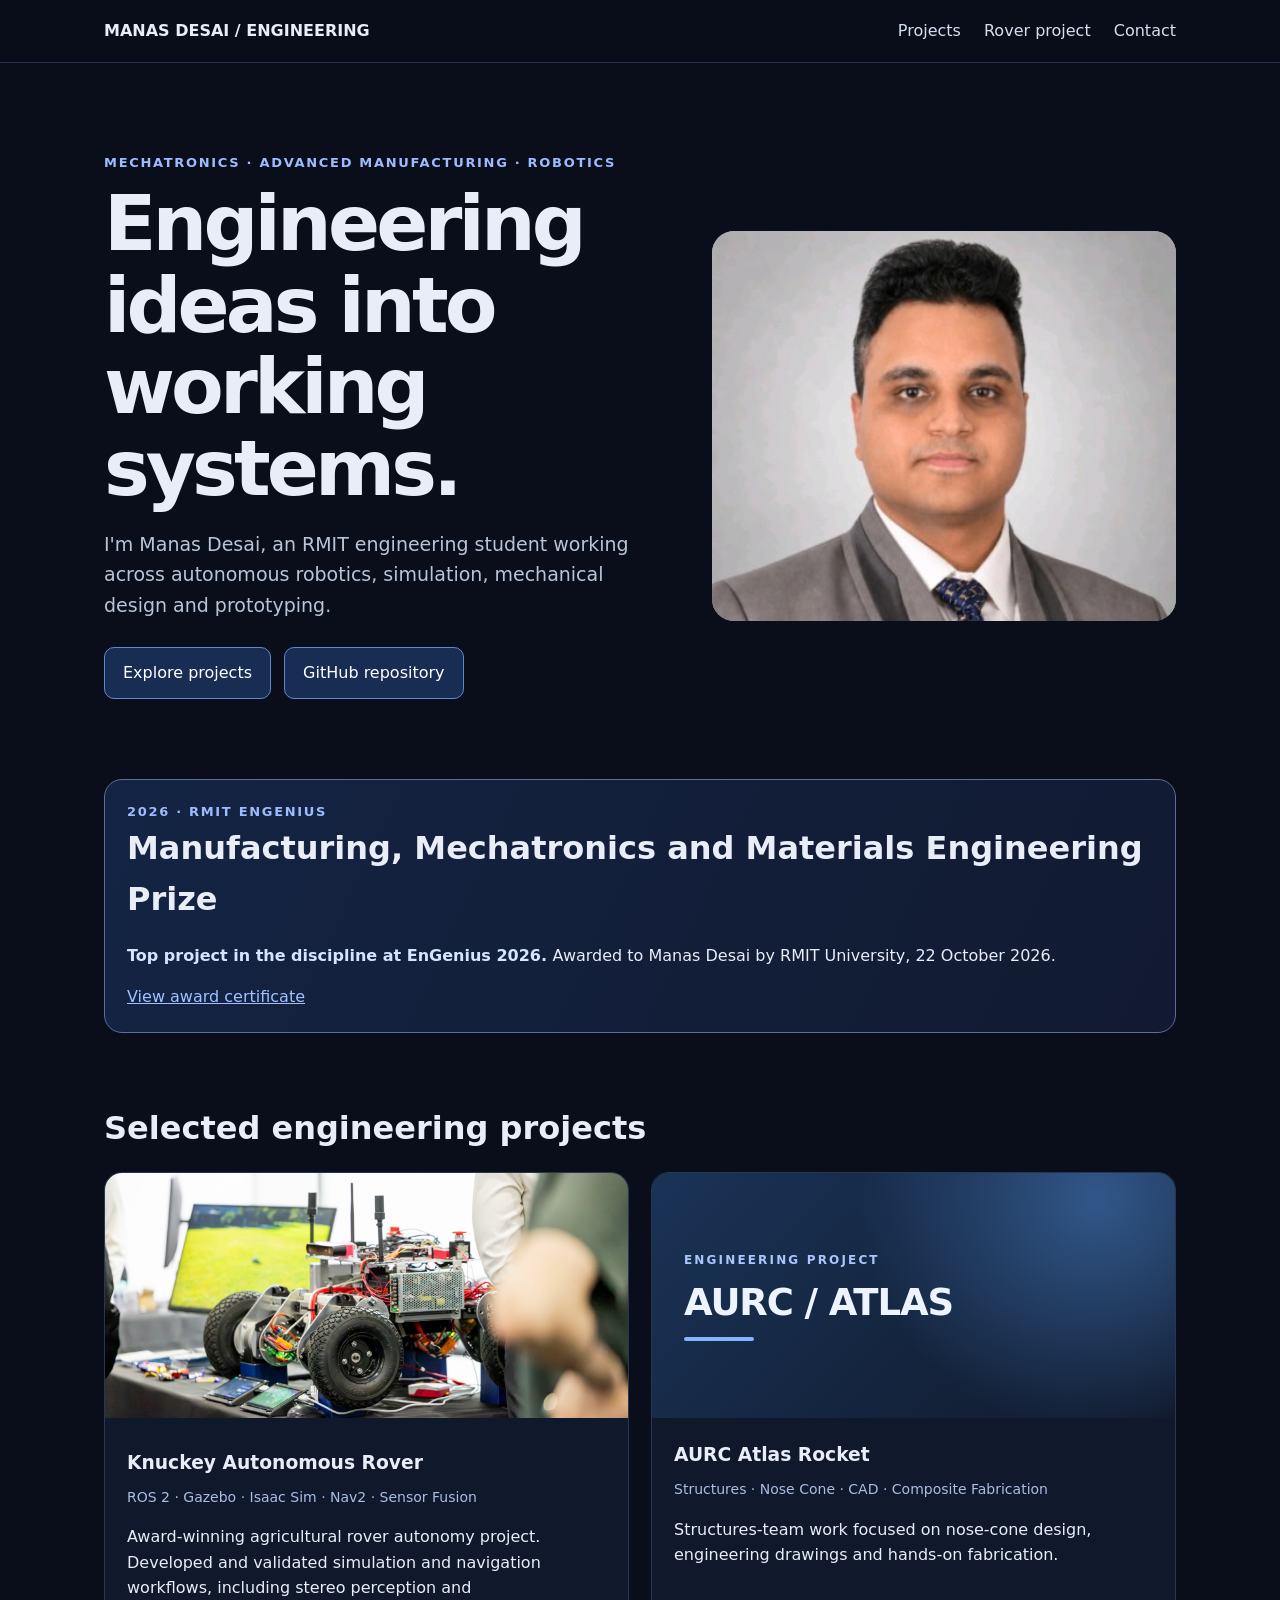
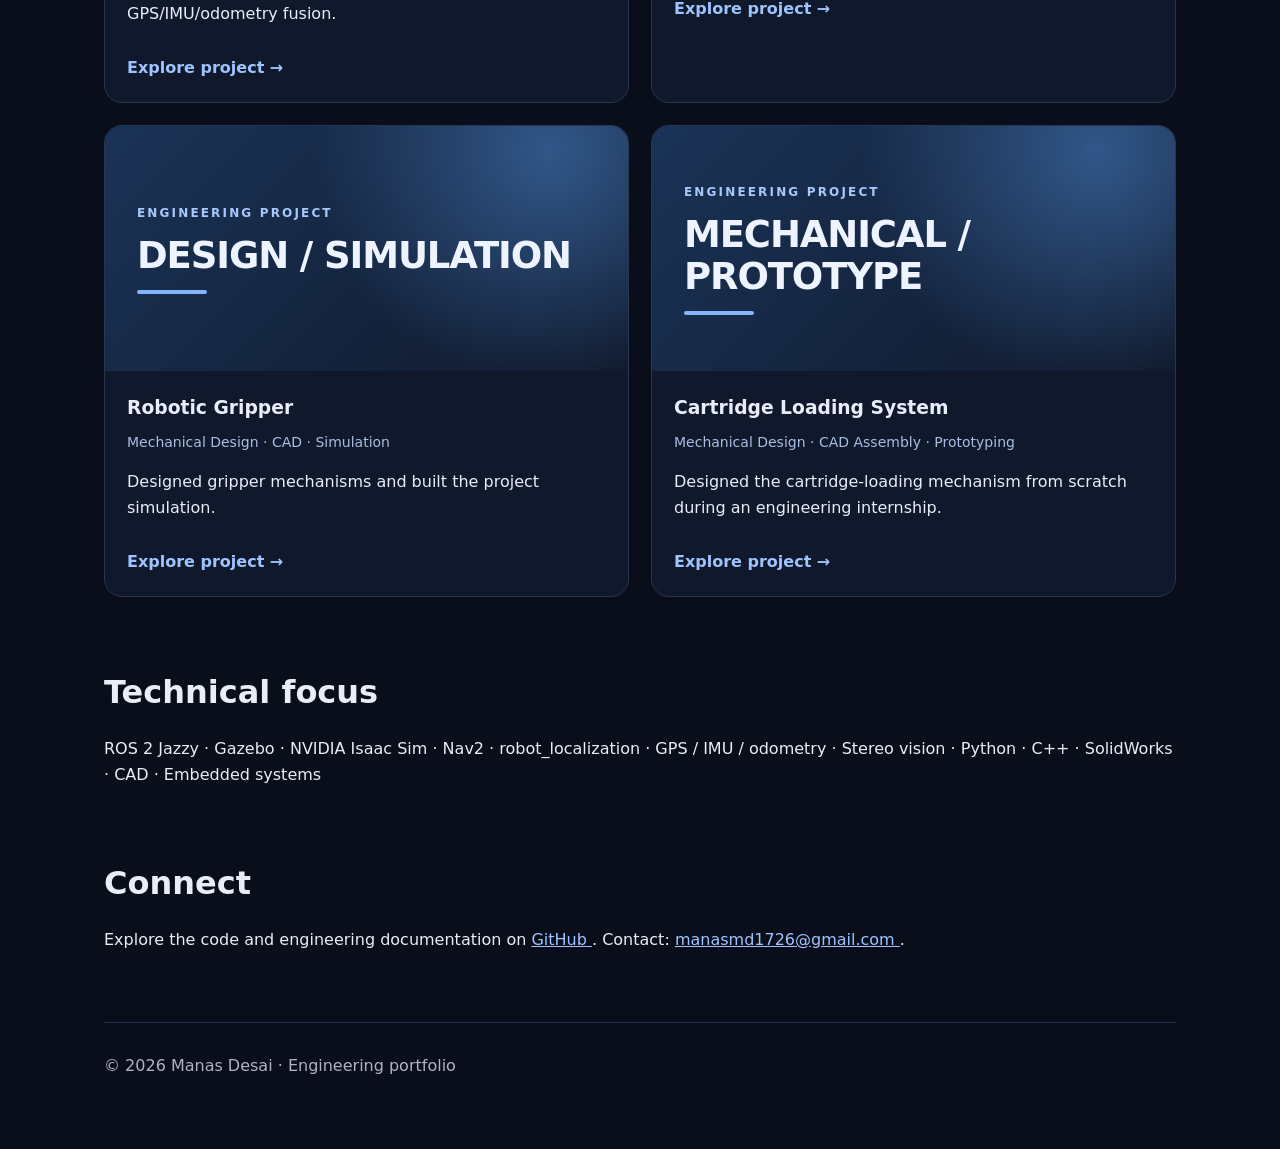
<file: index.html>
<!DOCTYPE html>
<html lang="en">
 <head>
  <meta charset="utf-8"/>
  <meta content="width=device-width,initial-scale=1" name="viewport"/>
  <meta content="Manas Desai — Mechatronics and Advanced Manufacturing engineering portfolio" name="description"/>
  <title>
   Manas Desai | Engineering Portfolio
  </title>
  <link href="style.css" rel="stylesheet"/>
 </head>
 <body>
  <header>
   <nav class="nav">
    <strong>
     MANAS DESAI / ENGINEERING
    </strong>
    <div>
     <a href="#projects">
      Projects
     </a>
     <a href="knuckey-rover.html">
      Rover project
     </a>
     <a href="#contact">
      Contact
     </a>
    </div>
   </nav>
  </header>
  <main>
   <div class="hero">
    <div>
     <div class="eyebrow">
      Mechatronics · Advanced Manufacturing · Robotics
     </div>
     <h1>
      Engineering ideas into working systems.
     </h1>
     <p class="lead">
      I'm Manas Desai, an RMIT engineering student working across autonomous robotics, simulation, mechanical design and prototyping.
     </p>
     <a class="btn" href="#projects">
      Explore projects
     </a>
     <a class="btn" href="https://github.com/anakin-skywalker-1708/Engineering-Portfolio">
      GitHub repository
     </a>
    </div>
    <img alt="Portrait of Manas Desai" src="assets/profile-manas.jpg"/>
   </div>
   <aside class="award">
    <div class="eyebrow">
     2026 · RMIT EnGenius
    </div>
    <h2>
     Manufacturing, Mechatronics and Materials Engineering Prize
    </h2>
    <p>
     <strong>
      Top project in the discipline at EnGenius 2026.
     </strong>
     Awarded to Manas Desai by RMIT University, 22 October 2026.
    </p>
    <a href="assets/rover/photo-077.jpg">
     View award certificate
    </a>
   </aside>
   <section id="projects">
    <h2>
     Selected engineering projects
    </h2>
    <div class="grid">
     <a aria-label="View Knuckey Autonomous Rover project details" class="project-card-link" href="knuckey-rover.html">
      <article class="card">
       <img alt="Knuckey rover at EnGenius exhibition" loading="lazy" src="assets/rover/photo-085.jpg"/>
       <div class="content">
        <h3>
         Knuckey Autonomous Rover
        </h3>
        <div class="tag">
         ROS 2 · Gazebo · Isaac Sim · Nav2 · Sensor Fusion
        </div>
        <p>
         Award-winning agricultural rover autonomy project. Developed and validated simulation and navigation workflows, including stereo perception and GPS/IMU/odometry fusion.
        </p>
        <span class="card-cta">
         Explore project →
        </span>
       </div>
      </article>
     </a>
     <a aria-label="View AURC Atlas Rocket project details" class="project-card-link" href="atlas-rocket.html">
      <article class="card">
       <div aria-hidden="true" class="project-visual">
        <span class="project-visual-kicker">
         ENGINEERING PROJECT
        </span>
        <span class="project-visual-name">
         AURC / ATLAS
        </span>
        <span class="project-visual-line">
        </span>
       </div>
       <div class="content">
        <h3>
         AURC Atlas Rocket
        </h3>
        <div class="tag">
         Structures · Nose Cone · CAD · Composite Fabrication
        </div>
        <p>
         Structures-team work focused on nose-cone design, engineering drawings and hands-on fabrication.
        </p>
        <span class="card-cta">
         Explore project →
        </span>
       </div>
      </article>
     </a>
     <a aria-label="View Robotic Gripper project details" class="project-card-link" href="robotic-gripper.html">
      <article class="card">
       <div aria-hidden="true" class="project-visual">
        <span class="project-visual-kicker">
         ENGINEERING PROJECT
        </span>
        <span class="project-visual-name">
         DESIGN / SIMULATION
        </span>
        <span class="project-visual-line">
        </span>
       </div>
       <div class="content">
        <h3>
         Robotic Gripper
        </h3>
        <div class="tag">
         Mechanical Design · CAD · Simulation
        </div>
        <p>
         Designed gripper mechanisms and built the project simulation.
        </p>
        <span class="card-cta">
         Explore project →
        </span>
       </div>
      </article>
     </a>
     <a aria-label="View Cartridge Loading System project details" class="project-card-link" href="cartridge-loading-system.html">
      <article class="card">
       <div aria-hidden="true" class="project-visual">
        <span class="project-visual-kicker">
         ENGINEERING PROJECT
        </span>
        <span class="project-visual-name">
         MECHANICAL / PROTOTYPE
        </span>
        <span class="project-visual-line">
        </span>
       </div>
       <div class="content">
        <h3>
         Cartridge Loading System
        </h3>
        <div class="tag">
         Mechanical Design · CAD Assembly · Prototyping
        </div>
        <p>
         Designed the cartridge-loading mechanism from scratch during an engineering internship.
        </p>
        <span class="card-cta">
         Explore project →
        </span>
       </div>
      </article>
     </a>
    </div>
   </section>
   <section>
    <h2>
     Technical focus
    </h2>
    <p>
     ROS 2 Jazzy · Gazebo · NVIDIA Isaac Sim · Nav2 · robot_localization · GPS / IMU / odometry · Stereo vision · Python · C++ · SolidWorks · CAD · Embedded systems
    </p>
   </section>
   <section id="contact">
    <h2>
     Connect
    </h2>
    <p>
     Explore the code and engineering documentation on
     <a href="https://github.com/anakin-skywalker-1708">
      GitHub
     </a>
     . Contact:
     <a href="mailto:manasmd1726@gmail.com">
      manasmd1726@gmail.com
     </a>
     .
    </p>
   </section>
   <footer>
    © 2026 Manas Desai · Engineering portfolio
   </footer>
  </main>
 </body>
</html>
</file>
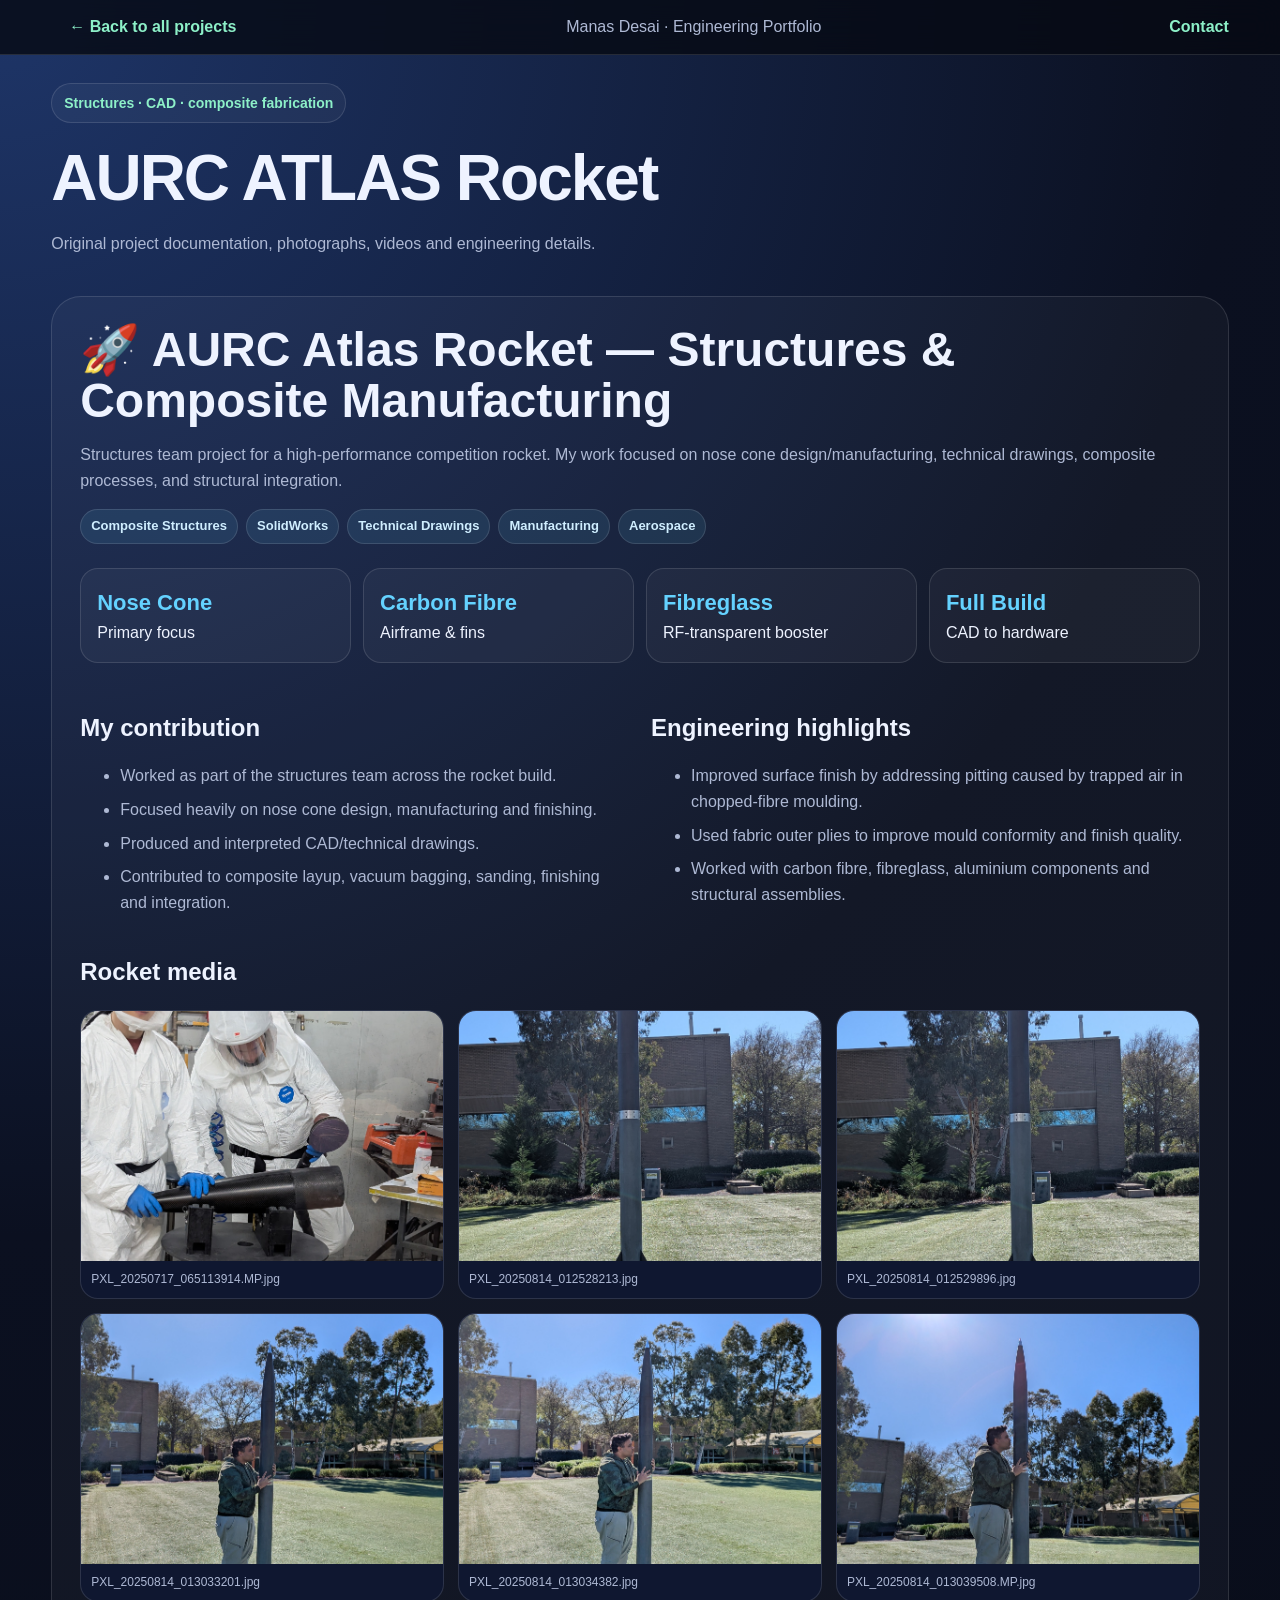
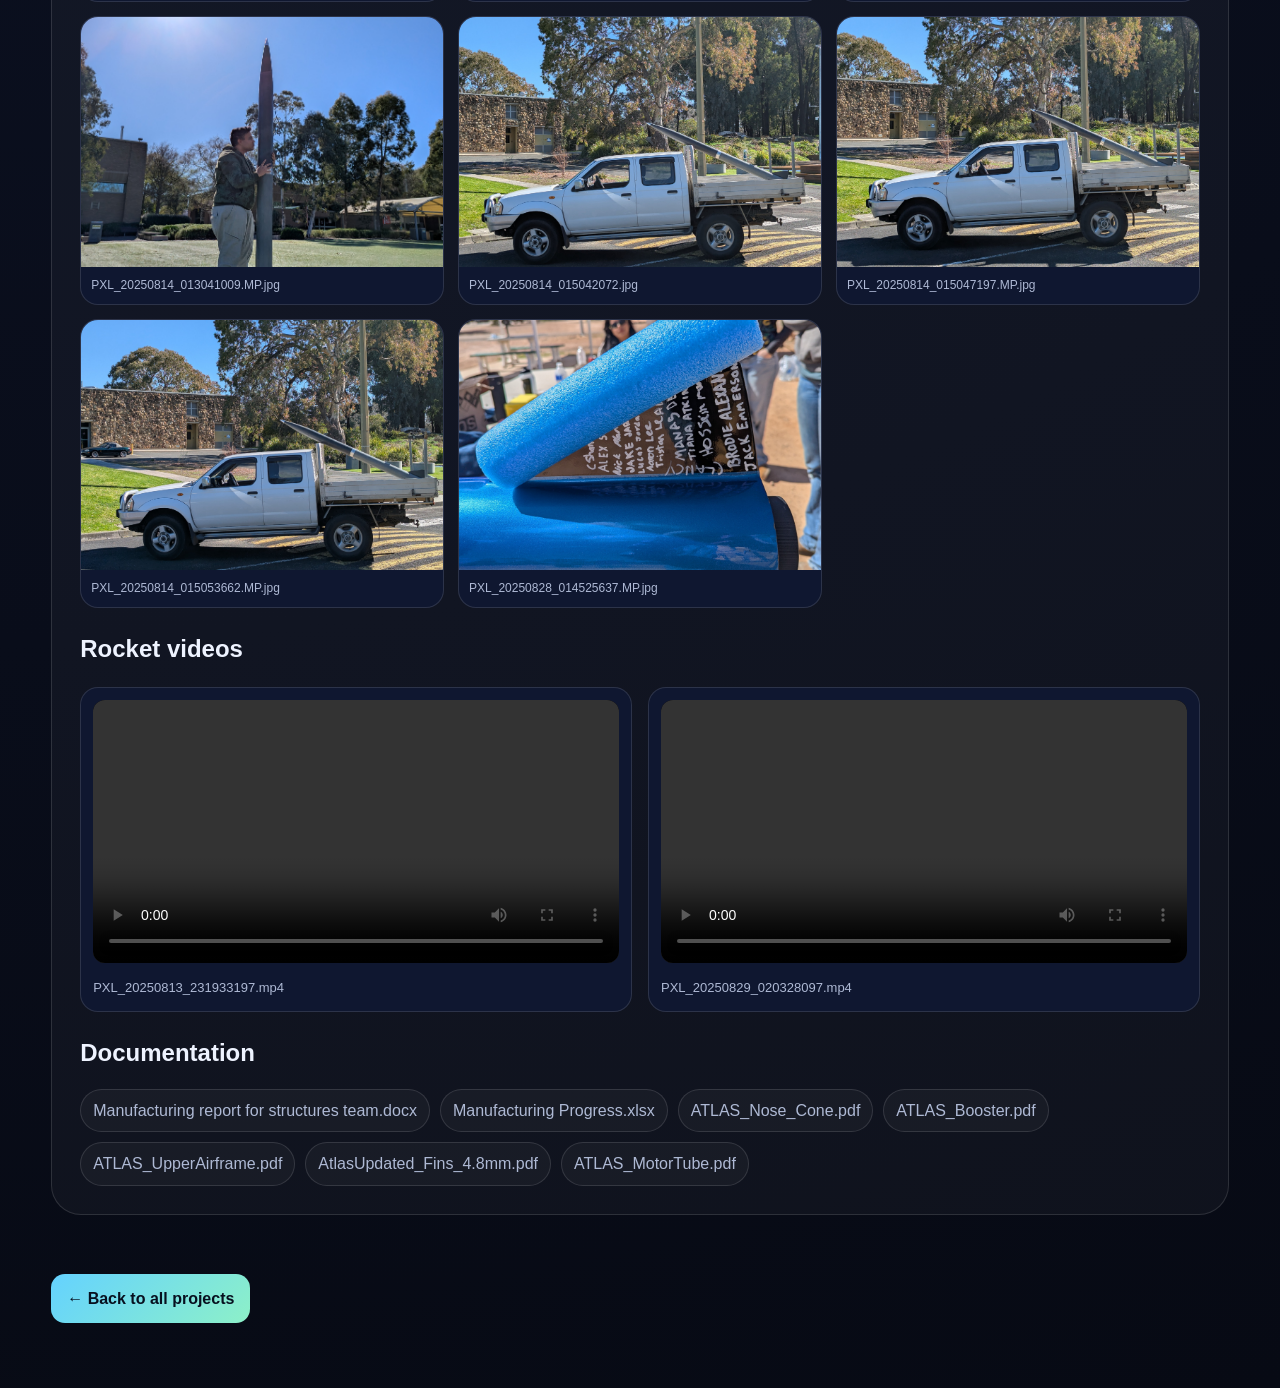
<file: atlas-rocket.html>
<!doctype html><html lang="en"><head><meta charset="utf-8"><meta name="viewport" content="width=device-width,initial-scale=1"><title>AURC ATLAS Rocket | Manas Desai</title><style>
:root { --bg:#0b1020; --panel:#121a33; --card:#17213f; --text:#eef3ff; --muted:#aeb9d4; --accent:#64d2ff; --accent2:#8df0c8; --line:rgba(255,255,255,.12); }
*{box-sizing:border-box} html{scroll-behavior:smooth} body{margin:0;font-family:Inter,Segoe UI,Arial,sans-serif;background:radial-gradient(circle at top left,#1e3568 0,#0b1020 38%,#070a14 100%);color:var(--text);line-height:1.6} a{color:inherit} .wrap{width:min(1180px,92vw);margin:auto} nav{position:sticky;top:0;z-index:10;background:rgba(7,10,20,.82);backdrop-filter:blur(14px);border-bottom:1px solid var(--line)} nav .wrap{display:flex;justify-content:space-between;gap:16px;align-items:center;padding:14px 0} nav a{text-decoration:none;color:var(--muted);font-weight:600;margin-left:18px} nav a:hover{color:var(--accent)} .brand{color:var(--text);font-weight:800;letter-spacing:.3px} header{padding:88px 0 58px} .hero{display:grid;grid-template-columns:1.15fr .85fr;gap:34px;align-items:center} .badge{display:inline-flex;gap:8px;align-items:center;border:1px solid var(--line);border-radius:999px;padding:8px 12px;color:var(--accent2);background:rgba(255,255,255,.04);font-weight:700;font-size:14px} h1{font-size:clamp(40px,7vw,82px);line-height:.95;margin:22px 0 18px;letter-spacing:-2px} h2{font-size:clamp(30px,4vw,48px);line-height:1.05;margin:0 0 16px} h3{font-size:24px;margin:22px 0 8px} p{color:var(--muted)} .lead{font-size:20px;max-width:720px} .cta{display:flex;gap:12px;flex-wrap:wrap;margin-top:26px} .btn{display:inline-block;padding:12px 16px;border-radius:14px;text-decoration:none;background:linear-gradient(135deg,var(--accent),var(--accent2));color:#07101f;font-weight:900} .btn.secondary{background:transparent;color:var(--text);border:1px solid var(--line)} .hero-card{background:linear-gradient(180deg,rgba(255,255,255,.08),rgba(255,255,255,.03));border:1px solid var(--line);border-radius:28px;padding:18px;box-shadow:0 24px 80px rgba(0,0,0,.35)} .hero-card img{width:100%;border-radius:22px;display:block;aspect-ratio:3/4;object-fit:cover} section{padding:54px 0;border-top:1px solid var(--line)} .project{background:rgba(255,255,255,.035);border:1px solid var(--line);border-radius:30px;padding:28px;margin-bottom:34px} .kpis{display:grid;grid-template-columns:repeat(4,1fr);gap:12px;margin:24px 0} .kpi{padding:16px;border:1px solid var(--line);border-radius:18px;background:rgba(255,255,255,.04)} .kpi b{display:block;color:var(--accent);font-size:22px} .cols{display:grid;grid-template-columns:1fr 1fr;gap:22px} ul{color:var(--muted)} li{margin:8px 0} .tags{display:flex;gap:8px;flex-wrap:wrap;margin:16px 0} .tag{border:1px solid var(--line);background:rgba(100,210,255,.1);color:#cfeeff;padding:6px 10px;border-radius:999px;font-size:13px;font-weight:700} .gallery{display:grid;grid-template-columns:repeat(3,1fr);gap:14px;margin-top:18px} figure{margin:0;background:#0f1730;border:1px solid var(--line);border-radius:18px;overflow:hidden} figure img{width:100%;height:250px;object-fit:cover;display:block} figcaption{font-size:12px;color:var(--muted);padding:9px 10px;white-space:nowrap;overflow:hidden;text-overflow:ellipsis} .videos{display:grid;grid-template-columns:repeat(2,1fr);gap:16px;margin-top:18px} .video-card{background:#0f1730;border:1px solid var(--line);border-radius:18px;padding:12px} video{width:100%;border-radius:12px;background:#000} .video-card p{font-size:13px;margin:8px 0 0} .docs{display:flex;flex-wrap:wrap;gap:10px;margin-top:16px} .doc-link{text-decoration:none;border:1px solid var(--line);border-radius:999px;padding:8px 12px;color:var(--muted);background:rgba(255,255,255,.035)} .doc-link:hover{color:var(--text);border-color:var(--accent)} .skills{display:grid;grid-template-columns:repeat(4,1fr);gap:14px} .skill-card{background:var(--card);border:1px solid var(--line);border-radius:20px;padding:18px} footer{padding:46px 0;color:var(--muted);text-align:center;border-top:1px solid var(--line)} @media(max-width:850px){.hero,.cols,.skills{grid-template-columns:1fr}.kpis{grid-template-columns:repeat(2,1fr)}.gallery,.videos{grid-template-columns:1fr}nav .links{display:none}figure img{height:220px}}

.backbar{display:flex;gap:16px;flex-wrap:wrap;align-items:center;padding:22px 0}.backbar a{color:#8df0c8;font-weight:700;text-decoration:none}.backbar a:hover{text-decoration:underline}.project{margin-top:14px}header{padding:28px 0 10px}header h1{font-size:clamp(36px,5vw,64px);line-height:1.06}@media(max-width:700px){.gallery{grid-template-columns:1fr 1fr}}
</style></head><body>
<nav><div class="wrap backbar"><a href="index.html">← Back to all projects</a><span style="color:#aeb9d4">Manas Desai · Engineering Portfolio</span><a href="mailto:manasmd1726@gmail.com">Contact</a></div></nav>
<main class="wrap"><header><span class="badge">Structures · CAD · composite fabrication</span><h1>AURC ATLAS Rocket</h1><p>Original project documentation, photographs, videos and engineering details.</p></header>
<section class="project" id="rocket"><h2>🚀 AURC Atlas Rocket — Structures &amp; Composite Manufacturing</h2><p>Structures team project for a high-performance competition rocket. My work focused on nose cone design/manufacturing, technical drawings, composite processes, and structural integration.</p><div class="tags"><span class="tag">Composite Structures</span><span class="tag">SolidWorks</span><span class="tag">Technical Drawings</span><span class="tag">Manufacturing</span><span class="tag">Aerospace</span></div><div class="kpis"><div class="kpi"><b>Nose Cone</b>Primary focus</div><div class="kpi"><b>Carbon Fibre</b>Airframe &amp; fins</div><div class="kpi"><b>Fibreglass</b>RF-transparent booster</div><div class="kpi"><b>Full Build</b>CAD to hardware</div></div><div class="cols"><div><h3>My contribution</h3><ul><li>Worked as part of the structures team across the rocket build.</li><li>Focused heavily on nose cone design, manufacturing and finishing.</li><li>Produced and interpreted CAD/technical drawings.</li><li>Contributed to composite layup, vacuum bagging, sanding, finishing and integration.</li></ul></div><div><h3>Engineering highlights</h3><ul><li>Improved surface finish by addressing pitting caused by trapped air in chopped-fibre moulding.</li><li>Used fabric outer plies to improve mould conformity and finish quality.</li><li>Worked with carbon fibre, fibreglass, aluminium components and structural assemblies.</li></ul></div></div><h3>Rocket media</h3><div class="gallery"><figure><img alt="PXL_20250717_065113914.MP.jpg" src="assets/images/PXL_20250717_065113914.MP.jpg"/><figcaption>PXL_20250717_065113914.MP.jpg</figcaption></figure>
<figure><img alt="PXL_20250814_012528213.jpg" src="assets/images/PXL_20250814_012528213.jpg"/><figcaption>PXL_20250814_012528213.jpg</figcaption></figure>
<figure><img alt="PXL_20250814_012529896.jpg" src="assets/images/PXL_20250814_012529896.jpg"/><figcaption>PXL_20250814_012529896.jpg</figcaption></figure>
<figure><img alt="PXL_20250814_013033201.jpg" src="assets/images/PXL_20250814_013033201.jpg"/><figcaption>PXL_20250814_013033201.jpg</figcaption></figure>
<figure><img alt="PXL_20250814_013034382.jpg" src="assets/images/PXL_20250814_013034382.jpg"/><figcaption>PXL_20250814_013034382.jpg</figcaption></figure>
<figure><img alt="PXL_20250814_013039508.MP.jpg" src="assets/images/PXL_20250814_013039508.MP.jpg"/><figcaption>PXL_20250814_013039508.MP.jpg</figcaption></figure>
<figure><img alt="PXL_20250814_013041009.MP.jpg" src="assets/images/PXL_20250814_013041009.MP.jpg"/><figcaption>PXL_20250814_013041009.MP.jpg</figcaption></figure>
<figure><img alt="PXL_20250814_015042072.jpg" src="assets/images/PXL_20250814_015042072.jpg"/><figcaption>PXL_20250814_015042072.jpg</figcaption></figure>
<figure><img alt="PXL_20250814_015047197.MP.jpg" src="assets/images/PXL_20250814_015047197.MP.jpg"/><figcaption>PXL_20250814_015047197.MP.jpg</figcaption></figure>
<figure><img alt="PXL_20250814_015053662.MP.jpg" src="assets/images/PXL_20250814_015053662.MP.jpg"/><figcaption>PXL_20250814_015053662.MP.jpg</figcaption></figure>
<figure><img alt="PXL_20250828_014525637.MP.jpg" src="assets/images/PXL_20250828_014525637.MP.jpg"/><figcaption>PXL_20250828_014525637.MP.jpg</figcaption></figure>
</div><h3>Rocket videos</h3><div class="videos"><div class="video-card"><video controls="" playsinline="" preload="metadata" src="assets/videos/PXL_20250813_231933197_web.mp4"></video><p>PXL_20250813_231933197.mp4</p></div>
<div class="video-card"><video controls="" playsinline="" preload="metadata" src="assets/videos/PXL_20250829_020328097_web.mp4"></video><p>PXL_20250829_020328097.mp4</p></div>
</div><h3>Documentation</h3><div class="docs"><a class="doc-link" href="assets/docs/Manufacturing%20report%20for%20structures%20team.docx" target="_blank">Manufacturing report for structures team.docx</a>
<a class="doc-link" href="assets/docs/Manufacturing%20Progress.xlsx" target="_blank">Manufacturing Progress.xlsx</a>
<a class="doc-link" href="assets/docs/ATLAS_Nose_Cone.pdf" target="_blank">ATLAS_Nose_Cone.pdf</a>
<a class="doc-link" href="assets/docs/ATLAS_Booster.pdf" target="_blank">ATLAS_Booster.pdf</a>
<a class="doc-link" href="assets/docs/ATLAS_UpperAirframe.pdf" target="_blank">ATLAS_UpperAirframe.pdf</a>
<a class="doc-link" href="assets/docs/AtlasUpdated_Fins_4.8mm.pdf" target="_blank">AtlasUpdated_Fins_4.8mm.pdf</a>
<a class="doc-link" href="assets/docs/ATLAS_MotorTube.pdf" target="_blank">ATLAS_MotorTube.pdf</a>
</div></section>
<div class="cta" style="padding:25px 0 65px"><a class="btn" href="index.html#projects">← Back to all projects</a></div></main>
</body></html>
</file>
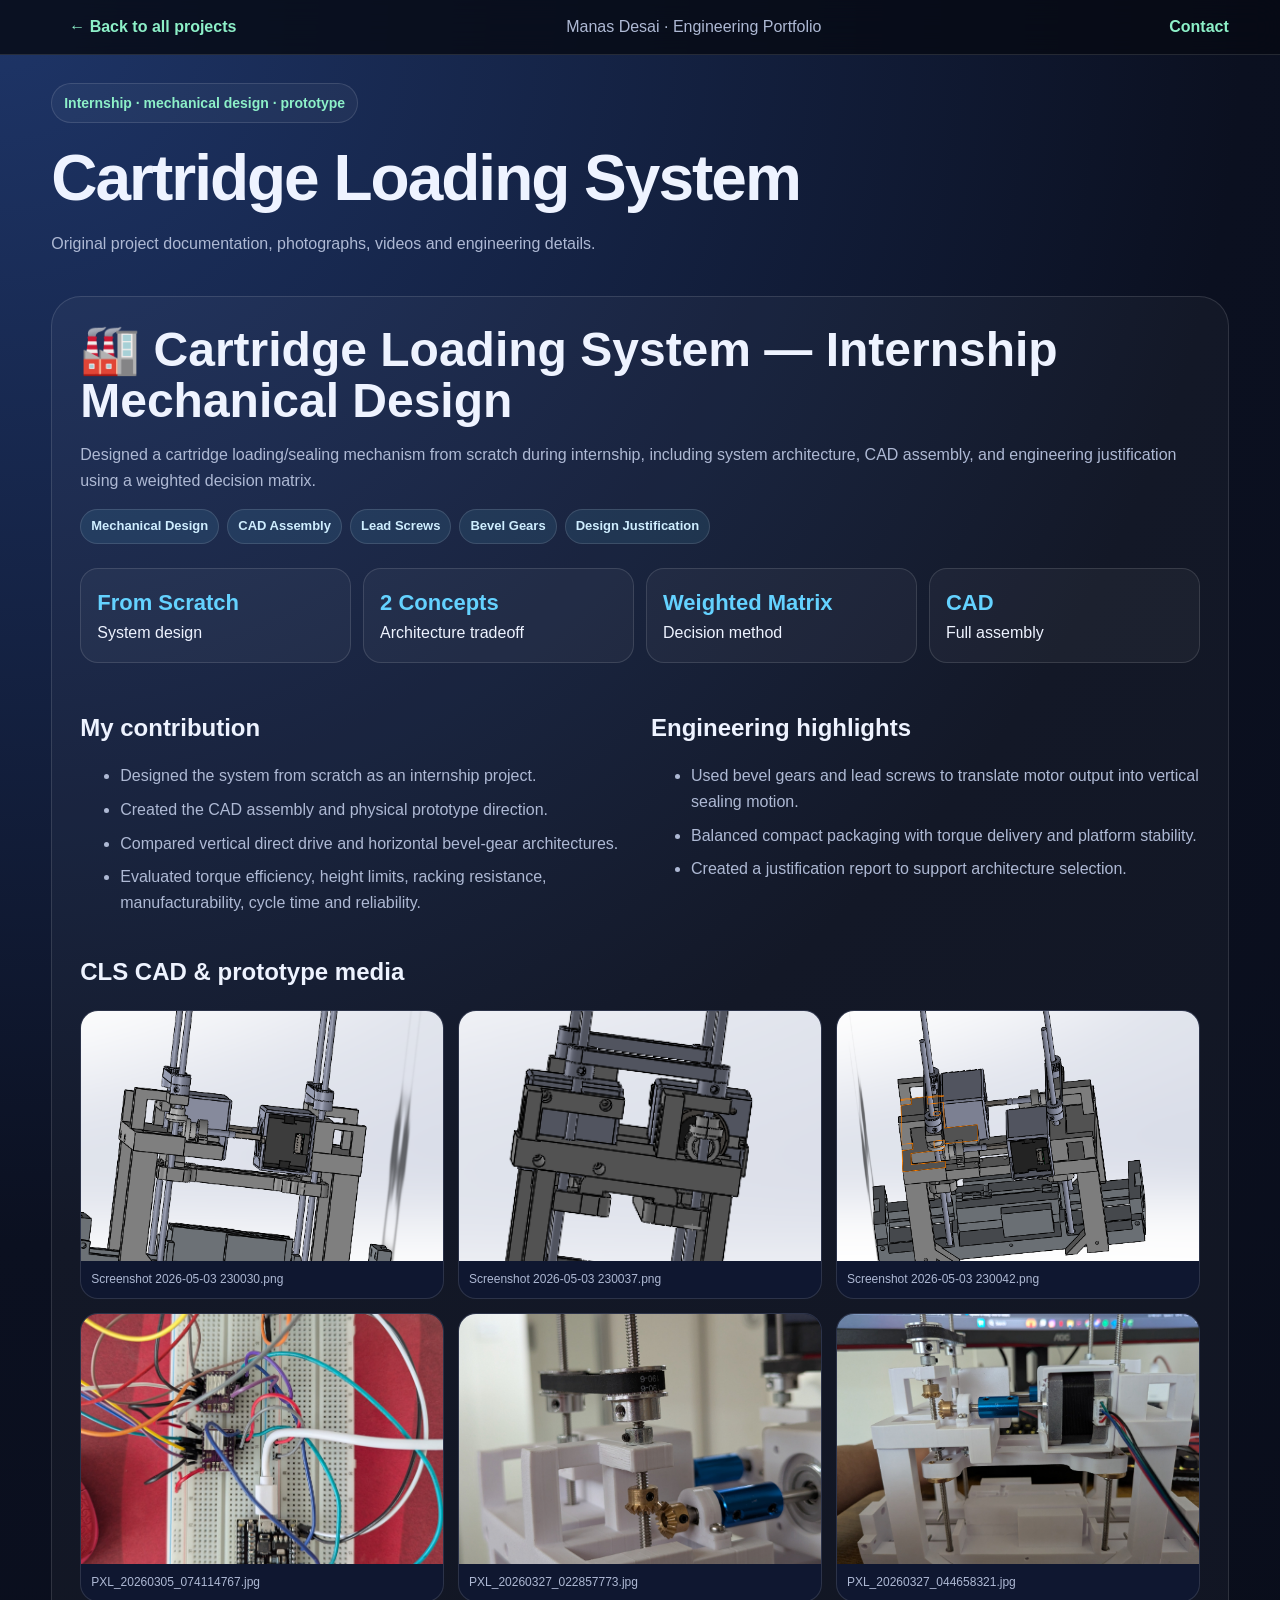
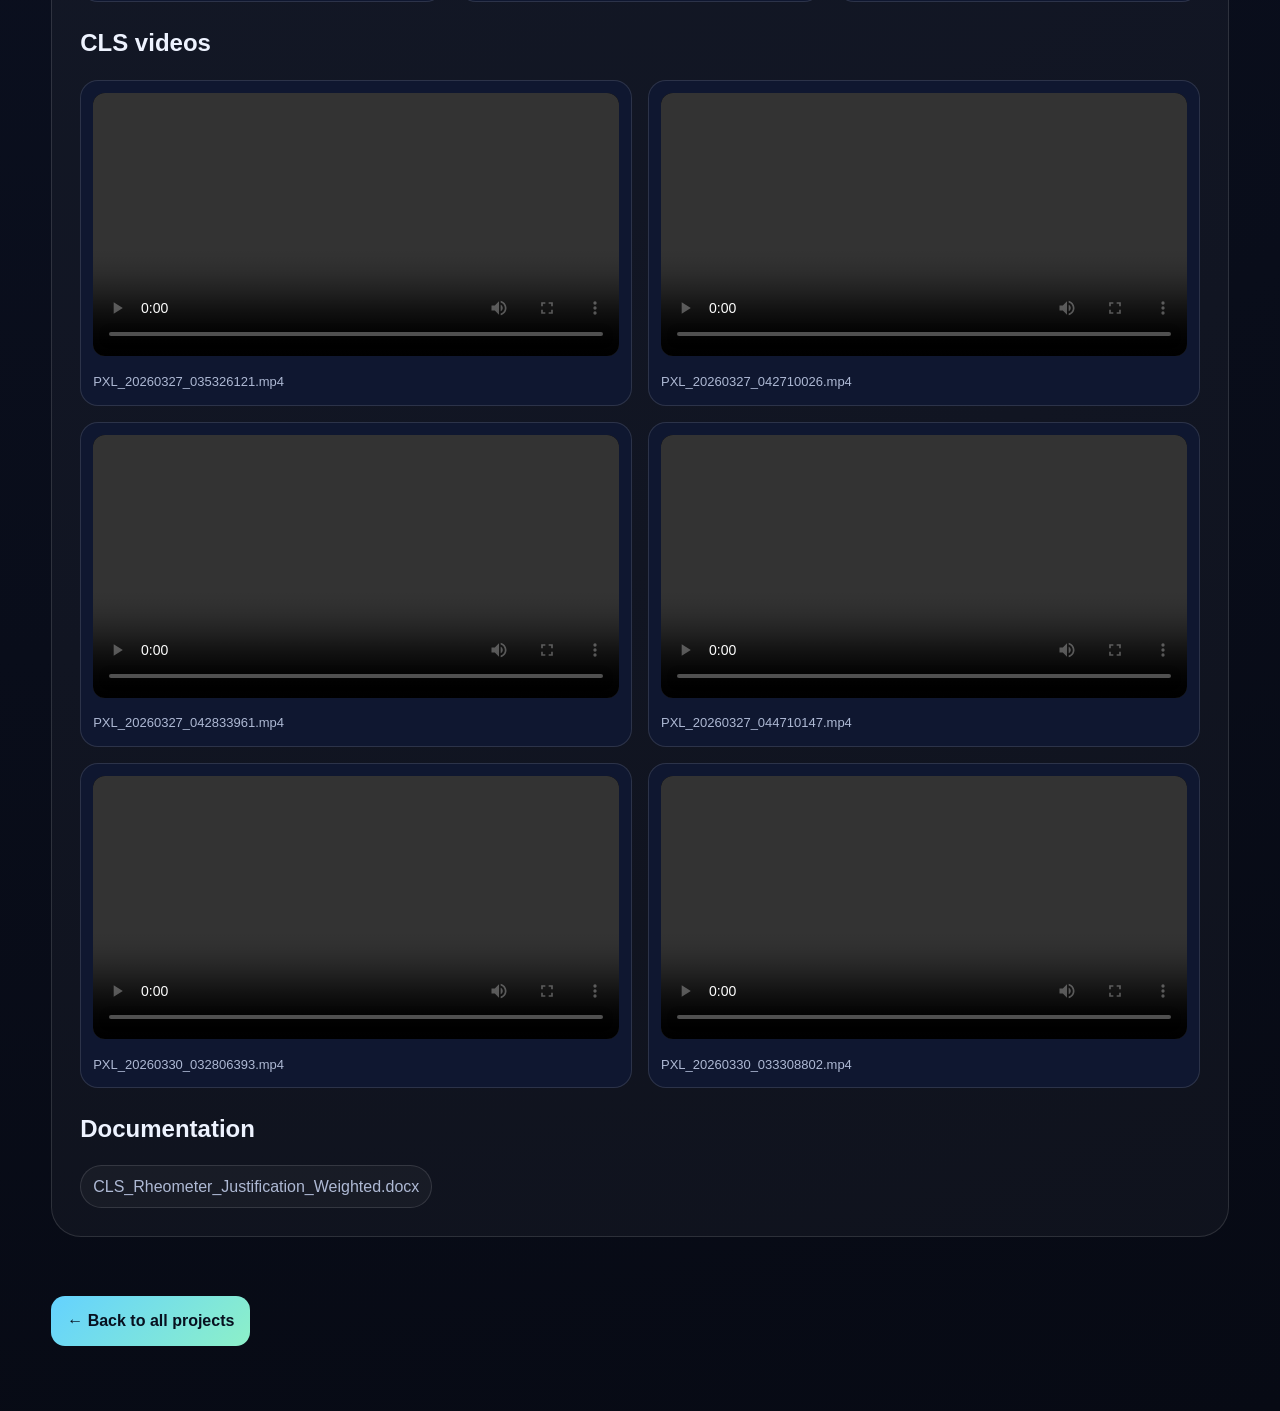
<file: cartridge-loading-system.html>
<!doctype html><html lang="en"><head><meta charset="utf-8"><meta name="viewport" content="width=device-width,initial-scale=1"><title>Cartridge Loading System | Manas Desai</title><style>
:root { --bg:#0b1020; --panel:#121a33; --card:#17213f; --text:#eef3ff; --muted:#aeb9d4; --accent:#64d2ff; --accent2:#8df0c8; --line:rgba(255,255,255,.12); }
*{box-sizing:border-box} html{scroll-behavior:smooth} body{margin:0;font-family:Inter,Segoe UI,Arial,sans-serif;background:radial-gradient(circle at top left,#1e3568 0,#0b1020 38%,#070a14 100%);color:var(--text);line-height:1.6} a{color:inherit} .wrap{width:min(1180px,92vw);margin:auto} nav{position:sticky;top:0;z-index:10;background:rgba(7,10,20,.82);backdrop-filter:blur(14px);border-bottom:1px solid var(--line)} nav .wrap{display:flex;justify-content:space-between;gap:16px;align-items:center;padding:14px 0} nav a{text-decoration:none;color:var(--muted);font-weight:600;margin-left:18px} nav a:hover{color:var(--accent)} .brand{color:var(--text);font-weight:800;letter-spacing:.3px} header{padding:88px 0 58px} .hero{display:grid;grid-template-columns:1.15fr .85fr;gap:34px;align-items:center} .badge{display:inline-flex;gap:8px;align-items:center;border:1px solid var(--line);border-radius:999px;padding:8px 12px;color:var(--accent2);background:rgba(255,255,255,.04);font-weight:700;font-size:14px} h1{font-size:clamp(40px,7vw,82px);line-height:.95;margin:22px 0 18px;letter-spacing:-2px} h2{font-size:clamp(30px,4vw,48px);line-height:1.05;margin:0 0 16px} h3{font-size:24px;margin:22px 0 8px} p{color:var(--muted)} .lead{font-size:20px;max-width:720px} .cta{display:flex;gap:12px;flex-wrap:wrap;margin-top:26px} .btn{display:inline-block;padding:12px 16px;border-radius:14px;text-decoration:none;background:linear-gradient(135deg,var(--accent),var(--accent2));color:#07101f;font-weight:900} .btn.secondary{background:transparent;color:var(--text);border:1px solid var(--line)} .hero-card{background:linear-gradient(180deg,rgba(255,255,255,.08),rgba(255,255,255,.03));border:1px solid var(--line);border-radius:28px;padding:18px;box-shadow:0 24px 80px rgba(0,0,0,.35)} .hero-card img{width:100%;border-radius:22px;display:block;aspect-ratio:3/4;object-fit:cover} section{padding:54px 0;border-top:1px solid var(--line)} .project{background:rgba(255,255,255,.035);border:1px solid var(--line);border-radius:30px;padding:28px;margin-bottom:34px} .kpis{display:grid;grid-template-columns:repeat(4,1fr);gap:12px;margin:24px 0} .kpi{padding:16px;border:1px solid var(--line);border-radius:18px;background:rgba(255,255,255,.04)} .kpi b{display:block;color:var(--accent);font-size:22px} .cols{display:grid;grid-template-columns:1fr 1fr;gap:22px} ul{color:var(--muted)} li{margin:8px 0} .tags{display:flex;gap:8px;flex-wrap:wrap;margin:16px 0} .tag{border:1px solid var(--line);background:rgba(100,210,255,.1);color:#cfeeff;padding:6px 10px;border-radius:999px;font-size:13px;font-weight:700} .gallery{display:grid;grid-template-columns:repeat(3,1fr);gap:14px;margin-top:18px} figure{margin:0;background:#0f1730;border:1px solid var(--line);border-radius:18px;overflow:hidden} figure img{width:100%;height:250px;object-fit:cover;display:block} figcaption{font-size:12px;color:var(--muted);padding:9px 10px;white-space:nowrap;overflow:hidden;text-overflow:ellipsis} .videos{display:grid;grid-template-columns:repeat(2,1fr);gap:16px;margin-top:18px} .video-card{background:#0f1730;border:1px solid var(--line);border-radius:18px;padding:12px} video{width:100%;border-radius:12px;background:#000} .video-card p{font-size:13px;margin:8px 0 0} .docs{display:flex;flex-wrap:wrap;gap:10px;margin-top:16px} .doc-link{text-decoration:none;border:1px solid var(--line);border-radius:999px;padding:8px 12px;color:var(--muted);background:rgba(255,255,255,.035)} .doc-link:hover{color:var(--text);border-color:var(--accent)} .skills{display:grid;grid-template-columns:repeat(4,1fr);gap:14px} .skill-card{background:var(--card);border:1px solid var(--line);border-radius:20px;padding:18px} footer{padding:46px 0;color:var(--muted);text-align:center;border-top:1px solid var(--line)} @media(max-width:850px){.hero,.cols,.skills{grid-template-columns:1fr}.kpis{grid-template-columns:repeat(2,1fr)}.gallery,.videos{grid-template-columns:1fr}nav .links{display:none}figure img{height:220px}}

.backbar{display:flex;gap:16px;flex-wrap:wrap;align-items:center;padding:22px 0}.backbar a{color:#8df0c8;font-weight:700;text-decoration:none}.backbar a:hover{text-decoration:underline}.project{margin-top:14px}header{padding:28px 0 10px}header h1{font-size:clamp(36px,5vw,64px);line-height:1.06}@media(max-width:700px){.gallery{grid-template-columns:1fr 1fr}}
</style></head><body>
<nav><div class="wrap backbar"><a href="index.html">← Back to all projects</a><span style="color:#aeb9d4">Manas Desai · Engineering Portfolio</span><a href="mailto:manasmd1726@gmail.com">Contact</a></div></nav>
<main class="wrap"><header><span class="badge">Internship · mechanical design · prototype</span><h1>Cartridge Loading System</h1><p>Original project documentation, photographs, videos and engineering details.</p></header>
<section class="project" id="cls"><h2>🏭 Cartridge Loading System — Internship Mechanical Design</h2><p>Designed a cartridge loading/sealing mechanism from scratch during internship, including system architecture, CAD assembly, and engineering justification using a weighted decision matrix.</p><div class="tags"><span class="tag">Mechanical Design</span><span class="tag">CAD Assembly</span><span class="tag">Lead Screws</span><span class="tag">Bevel Gears</span><span class="tag">Design Justification</span></div><div class="kpis"><div class="kpi"><b>From Scratch</b>System design</div><div class="kpi"><b>2 Concepts</b>Architecture tradeoff</div><div class="kpi"><b>Weighted Matrix</b>Decision method</div><div class="kpi"><b>CAD</b>Full assembly</div></div><div class="cols"><div><h3>My contribution</h3><ul><li>Designed the system from scratch as an internship project.</li><li>Created the CAD assembly and physical prototype direction.</li><li>Compared vertical direct drive and horizontal bevel-gear architectures.</li><li>Evaluated torque efficiency, height limits, racking resistance, manufacturability, cycle time and reliability.</li></ul></div><div><h3>Engineering highlights</h3><ul><li>Used bevel gears and lead screws to translate motor output into vertical sealing motion.</li><li>Balanced compact packaging with torque delivery and platform stability.</li><li>Created a justification report to support architecture selection.</li></ul></div></div><h3>CLS CAD &amp; prototype media</h3><div class="gallery"><figure><img alt="Screenshot 2026-05-03 230030.png" src="assets/images/Screenshot%202026-05-03%20230030.png"/><figcaption>Screenshot 2026-05-03 230030.png</figcaption></figure>
<figure><img alt="Screenshot 2026-05-03 230037.png" src="assets/images/Screenshot%202026-05-03%20230037.png"/><figcaption>Screenshot 2026-05-03 230037.png</figcaption></figure>
<figure><img alt="Screenshot 2026-05-03 230042.png" src="assets/images/Screenshot%202026-05-03%20230042.png"/><figcaption>Screenshot 2026-05-03 230042.png</figcaption></figure>
<figure><img alt="PXL_20260305_074114767.jpg" src="assets/images/PXL_20260305_074114767.jpg"/><figcaption>PXL_20260305_074114767.jpg</figcaption></figure>
<figure><img alt="PXL_20260327_022857773.jpg" src="assets/images/PXL_20260327_022857773.jpg"/><figcaption>PXL_20260327_022857773.jpg</figcaption></figure>
<figure><img alt="PXL_20260327_044658321.jpg" src="assets/images/PXL_20260327_044658321.jpg"/><figcaption>PXL_20260327_044658321.jpg</figcaption></figure>
</div><h3>CLS videos</h3><div class="videos"><div class="video-card"><video controls="" playsinline="" preload="metadata" src="assets/videos/PXL_20260327_035326121_web.mp4"></video><p>PXL_20260327_035326121.mp4</p></div>
<div class="video-card"><video controls="" playsinline="" preload="metadata" src="assets/videos/PXL_20260327_042710026_web.mp4"></video><p>PXL_20260327_042710026.mp4</p></div>
<div class="video-card"><video controls="" playsinline="" preload="metadata" src="assets/videos/PXL_20260327_042833961_web.mp4"></video><p>PXL_20260327_042833961.mp4</p></div>
<div class="video-card"><video controls="" playsinline="" preload="metadata" src="assets/videos/PXL_20260327_044710147_web.mp4"></video><p>PXL_20260327_044710147.mp4</p></div>
<div class="video-card"><video controls="" playsinline="" preload="metadata" src="assets/videos/PXL_20260330_032806393_web.mp4"></video><p>PXL_20260330_032806393.mp4</p></div>
<div class="video-card"><video controls="" playsinline="" preload="metadata" src="assets/videos/PXL_20260330_033308802_web.mp4"></video><p>PXL_20260330_033308802.mp4</p></div>
</div><h3>Documentation</h3><div class="docs"><a class="doc-link" href="assets/docs/CLS_Rheometer_Justification_Weighted.docx" target="_blank">CLS_Rheometer_Justification_Weighted.docx</a>
</div></section>
<div class="cta" style="padding:25px 0 65px"><a class="btn" href="index.html#projects">← Back to all projects</a></div></main>
</body></html>
</file>
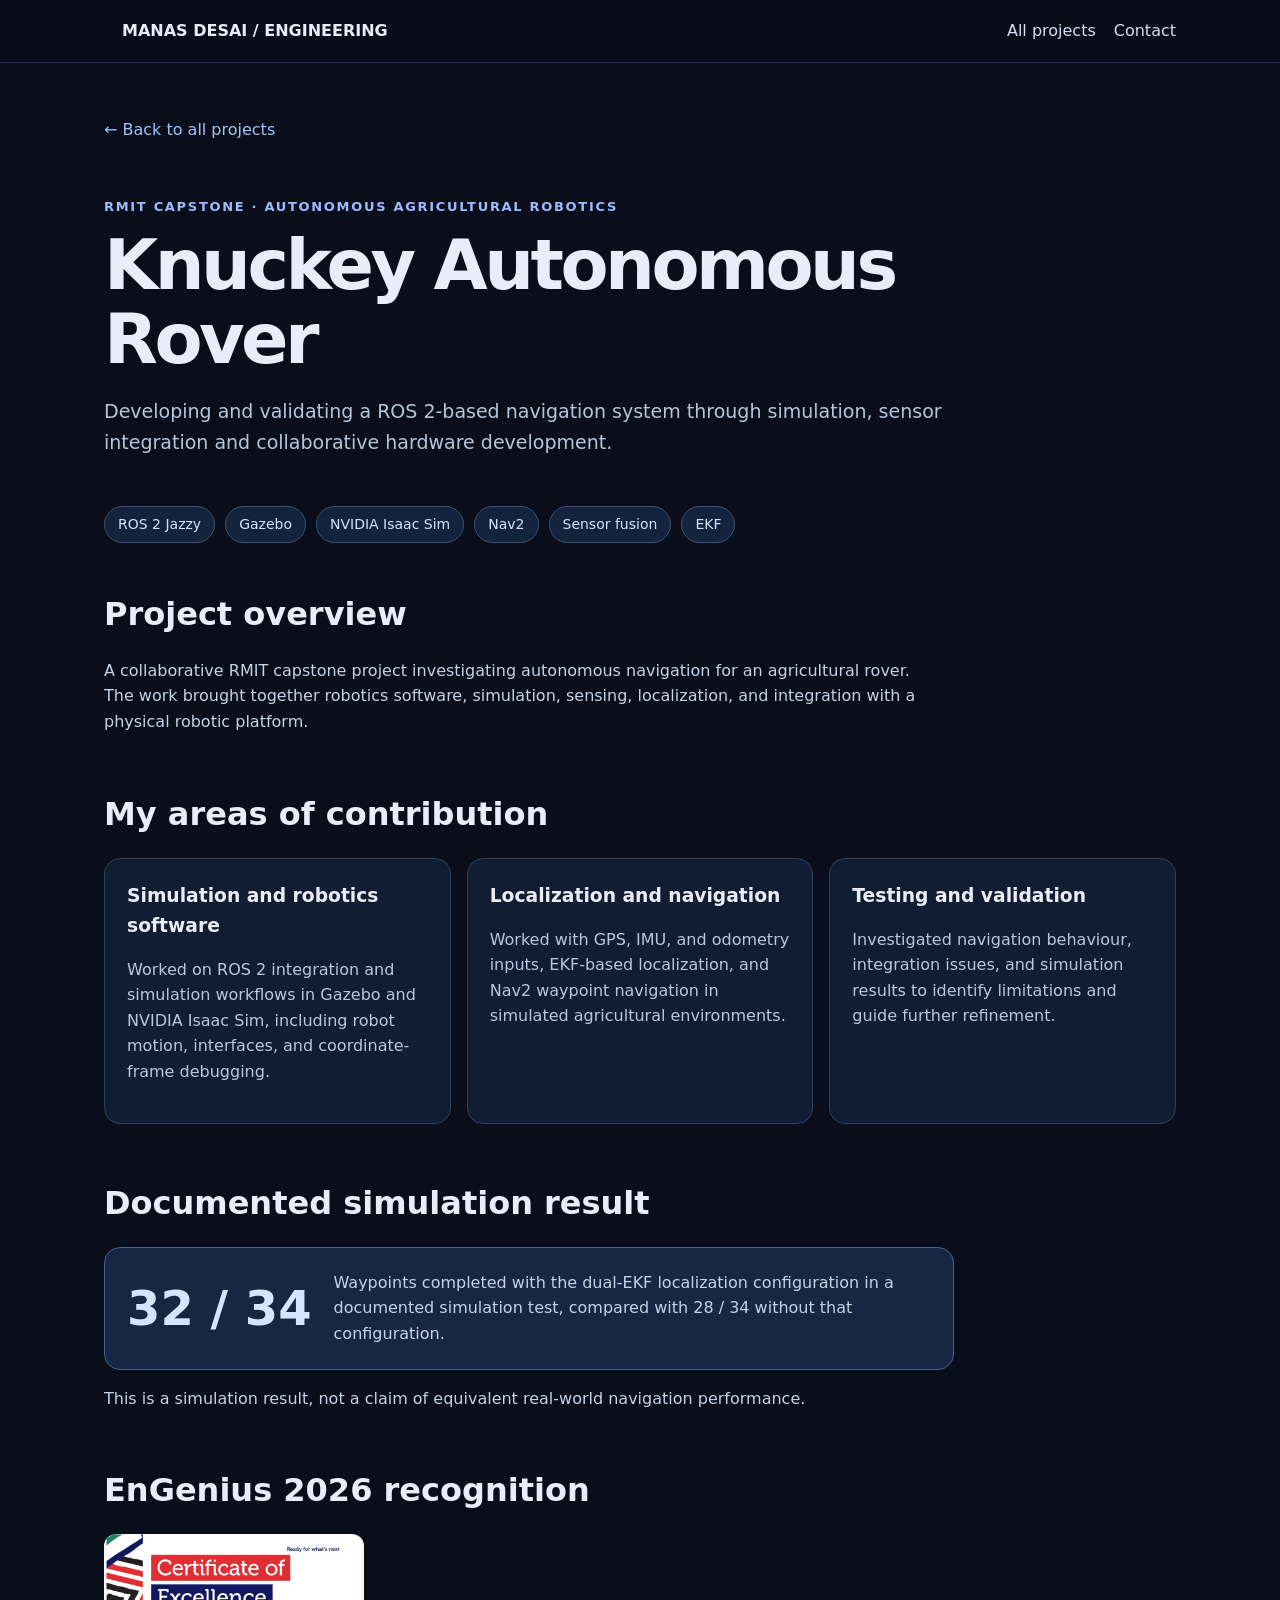
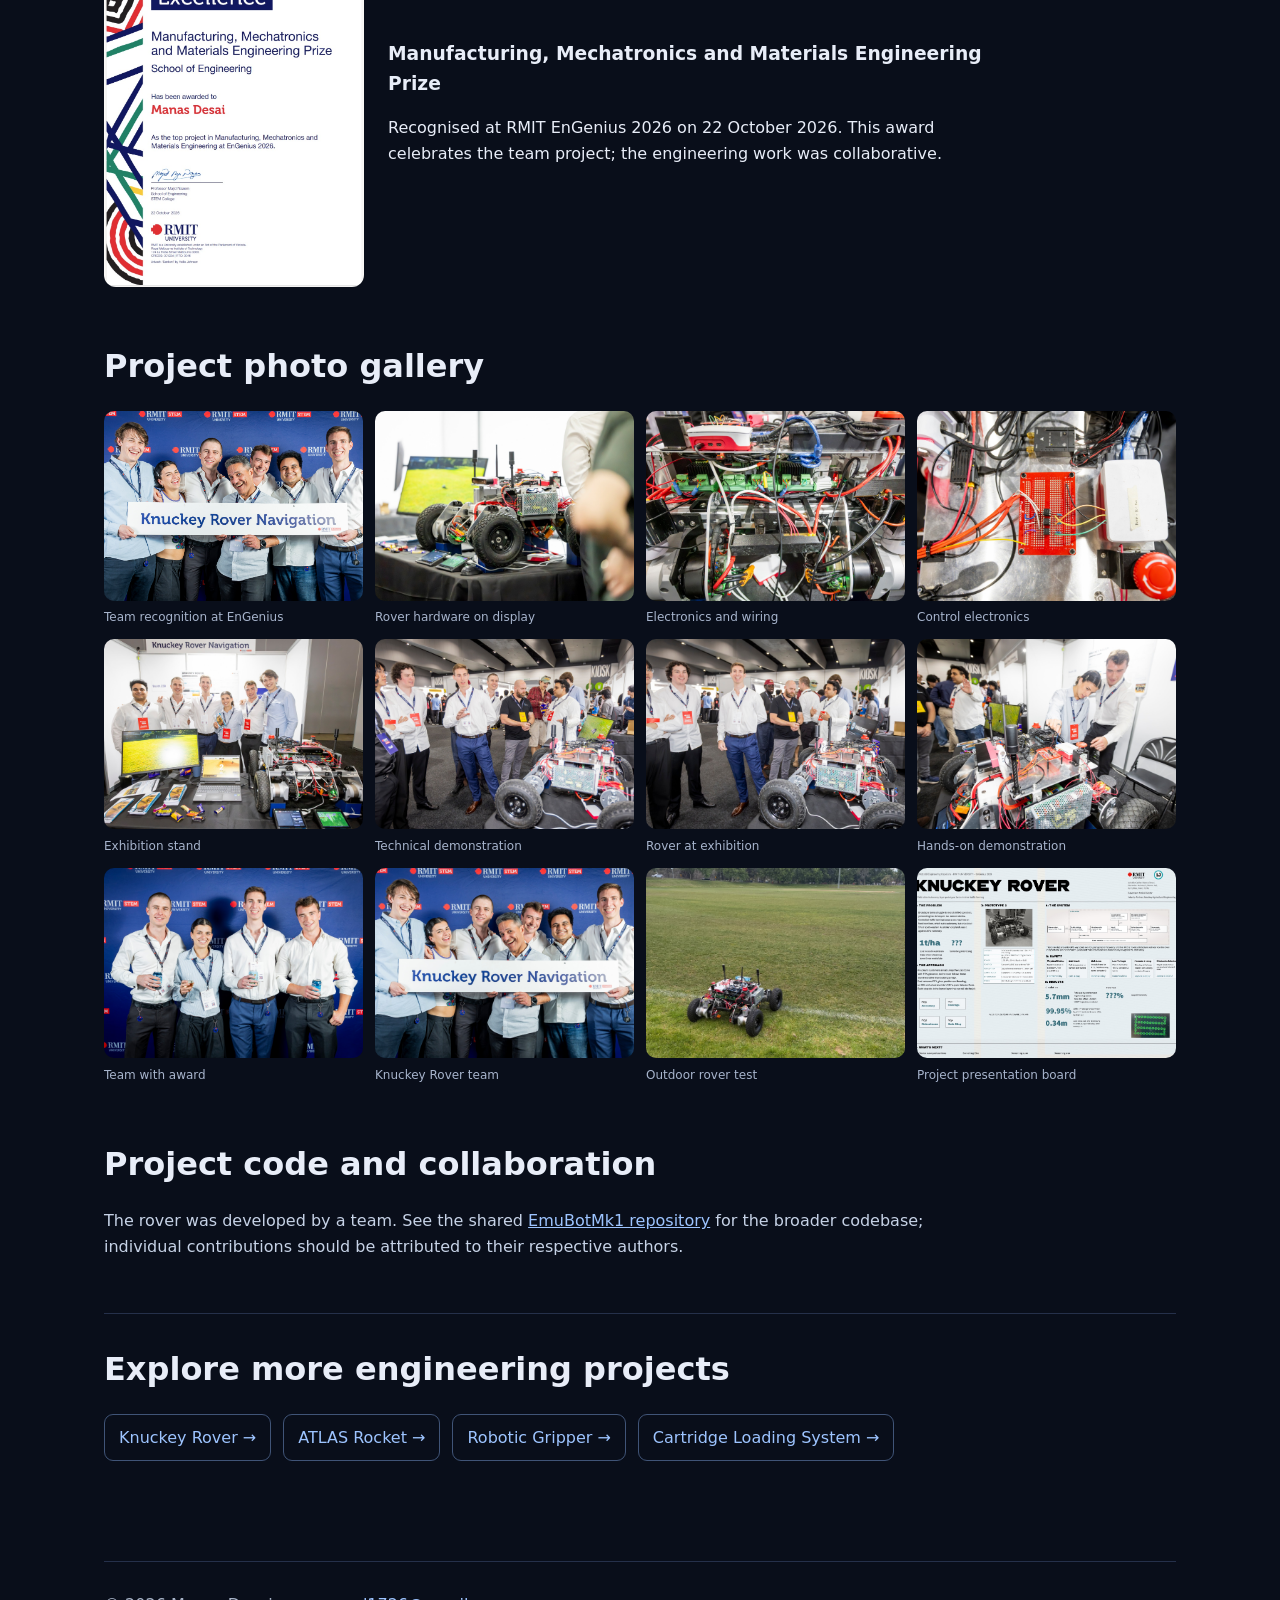
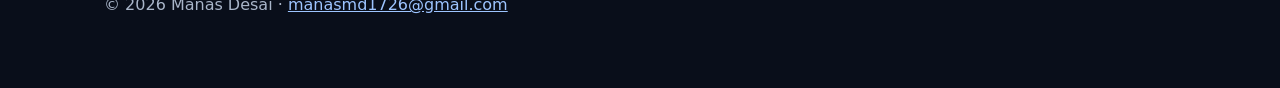
<file: knuckey-rover.html>
<!doctype html><html lang="en"><head><meta charset="utf-8"><meta name="viewport" content="width=device-width,initial-scale=1"><meta name="description" content="Manas Desai engineering project portfolio"><link rel="stylesheet" href="style.css"><title>Knuckey Autonomous Rover | Manas Desai</title></head><body><header><nav class="nav"><strong><a href="index.html" class="brand">MANAS DESAI / ENGINEERING</a></strong><div><a href="index.html#projects">All projects</a><a href="index.html#contact">Contact</a></div></nav></header><main><a href="index.html#projects" class="back-link">← Back to all projects</a><div class="detail-hero"><div class="eyebrow">RMIT capstone · Autonomous agricultural robotics</div><h1>Knuckey Autonomous Rover</h1><p class="lead">Developing and validating a ROS 2-based navigation system through simulation, sensor integration and collaborative hardware development.</p></div><div class="detail-tags"><span>ROS 2 Jazzy</span><span>Gazebo</span><span>NVIDIA Isaac Sim</span><span>Nav2</span><span>Sensor fusion</span><span>EKF</span></div><section class="detail-section"><h2>Project overview</h2><p>A collaborative RMIT capstone project investigating autonomous navigation for an agricultural rover. The work brought together robotics software, simulation, sensing, localization, and integration with a physical robotic platform.</p></section><section class="detail-section"><h2>My areas of contribution</h2><div class="detail-columns"><div><h3>Simulation and robotics software</h3><p>Worked on ROS 2 integration and simulation workflows in Gazebo and NVIDIA Isaac Sim, including robot motion, interfaces, and coordinate-frame debugging.</p></div><div><h3>Localization and navigation</h3><p>Worked with GPS, IMU, and odometry inputs, EKF-based localization, and Nav2 waypoint navigation in simulated agricultural environments.</p></div><div><h3>Testing and validation</h3><p>Investigated navigation behaviour, integration issues, and simulation results to identify limitations and guide further refinement.</p></div></div></section><section class="detail-section"><h2>Documented simulation result</h2><div class="metric"><strong>32 / 34</strong><span>Waypoints completed with the dual-EKF localization configuration in a documented simulation test, compared with 28 / 34 without that configuration.</span></div><p>This is a simulation result, not a claim of equivalent real-world navigation performance.</p></section><section class="detail-section"><h2>EnGenius 2026 recognition</h2><div class="feature-inline"><img src="assets/rover/photo-077.jpg" loading="lazy" alt="EnGenius 2026 award certificate"><div><h3>Manufacturing, Mechatronics and Materials Engineering Prize</h3><p>Recognised at RMIT EnGenius 2026 on 22 October 2026. This award celebrates the team project; the engineering work was collaborative.</p></div></div></section><section class="detail-section"><h2>Project photo gallery</h2><div class="gallery"><figure><img loading="lazy" src="assets/rover/photo-003.jpg" alt="Team recognition at EnGenius"><figcaption>Team recognition at EnGenius</figcaption></figure><figure><img loading="lazy" src="assets/rover/photo-085.jpg" alt="Rover hardware on display"><figcaption>Rover hardware on display</figcaption></figure><figure><img loading="lazy" src="assets/rover/photo-086.jpg" alt="Electronics and wiring"><figcaption>Electronics and wiring</figcaption></figure><figure><img loading="lazy" src="assets/rover/photo-087.jpg" alt="Control electronics"><figcaption>Control electronics</figcaption></figure><figure><img loading="lazy" src="assets/rover/photo-088.jpg" alt="Exhibition stand"><figcaption>Exhibition stand</figcaption></figure><figure><img loading="lazy" src="assets/rover/photo-089.jpg" alt="Technical demonstration"><figcaption>Technical demonstration</figcaption></figure><figure><img loading="lazy" src="assets/rover/photo-090.jpg" alt="Rover at exhibition"><figcaption>Rover at exhibition</figcaption></figure><figure><img loading="lazy" src="assets/rover/photo-091.jpg" alt="Hands-on demonstration"><figcaption>Hands-on demonstration</figcaption></figure><figure><img loading="lazy" src="assets/rover/photo-093.jpg" alt="Team with award"><figcaption>Team with award</figcaption></figure><figure><img loading="lazy" src="assets/rover/photo-096.jpg" alt="Knuckey Rover team"><figcaption>Knuckey Rover team</figcaption></figure><figure><img loading="lazy" src="assets/rover/photo-043.jpg" alt="Outdoor rover test"><figcaption>Outdoor rover test</figcaption></figure><figure><img loading="lazy" src="assets/rover/photo-046.jpg" alt="Project presentation board"><figcaption>Project presentation board</figcaption></figure></div></section><section class="detail-section"><h2>Project code and collaboration</h2><p>The rover was developed by a team. See the shared <a href="https://github.com/EmuRobotics/EmuBotMk1" target="_blank" rel="noopener noreferrer">EmuBotMk1 repository</a> for the broader codebase; individual contributions should be attributed to their respective authors.</p></section><section class="next-project"><h2>Explore more engineering projects</h2><div class="mini-links"><a href="knuckey-rover.html">Knuckey Rover →</a><a href="atlas-rocket.html">ATLAS Rocket →</a><a href="robotic-gripper.html">Robotic Gripper →</a><a href="cartridge-loading-system.html">Cartridge Loading System →</a></div></section><footer>© 2026 Manas Desai · <a href="mailto:manasmd1726@gmail.com">manasmd1726@gmail.com</a></footer></main></body></html>
</file>
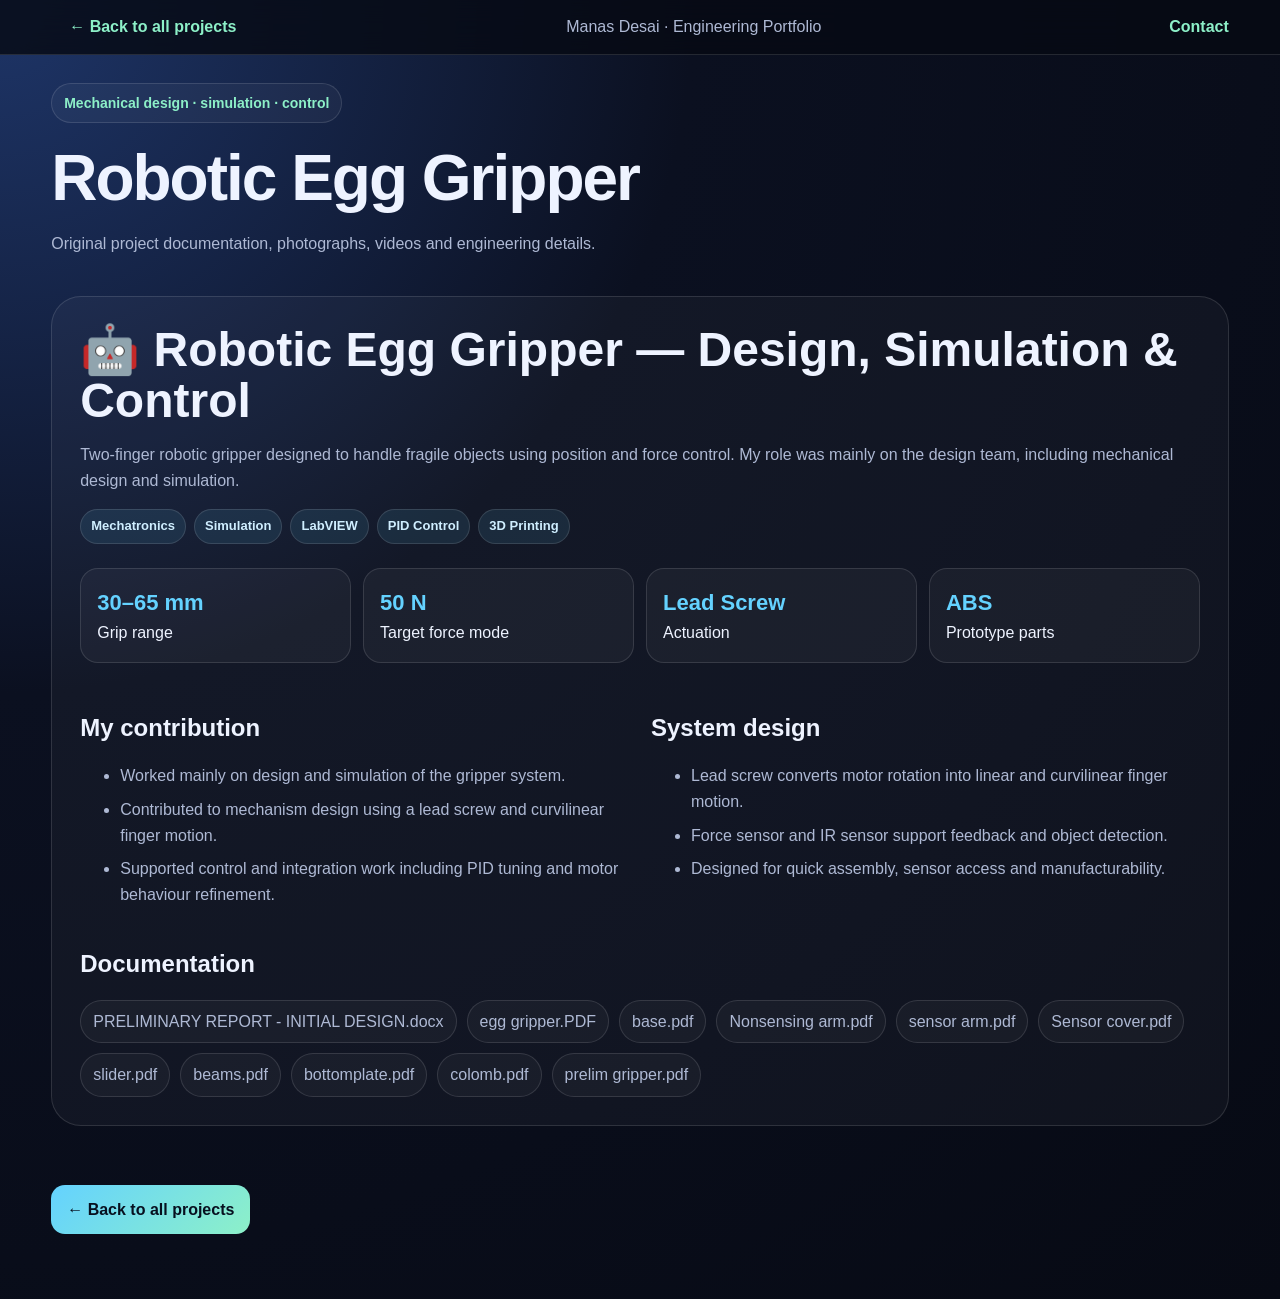
<file: robotic-gripper.html>
<!doctype html><html lang="en"><head><meta charset="utf-8"><meta name="viewport" content="width=device-width,initial-scale=1"><title>Robotic Egg Gripper | Manas Desai</title><style>
:root { --bg:#0b1020; --panel:#121a33; --card:#17213f; --text:#eef3ff; --muted:#aeb9d4; --accent:#64d2ff; --accent2:#8df0c8; --line:rgba(255,255,255,.12); }
*{box-sizing:border-box} html{scroll-behavior:smooth} body{margin:0;font-family:Inter,Segoe UI,Arial,sans-serif;background:radial-gradient(circle at top left,#1e3568 0,#0b1020 38%,#070a14 100%);color:var(--text);line-height:1.6} a{color:inherit} .wrap{width:min(1180px,92vw);margin:auto} nav{position:sticky;top:0;z-index:10;background:rgba(7,10,20,.82);backdrop-filter:blur(14px);border-bottom:1px solid var(--line)} nav .wrap{display:flex;justify-content:space-between;gap:16px;align-items:center;padding:14px 0} nav a{text-decoration:none;color:var(--muted);font-weight:600;margin-left:18px} nav a:hover{color:var(--accent)} .brand{color:var(--text);font-weight:800;letter-spacing:.3px} header{padding:88px 0 58px} .hero{display:grid;grid-template-columns:1.15fr .85fr;gap:34px;align-items:center} .badge{display:inline-flex;gap:8px;align-items:center;border:1px solid var(--line);border-radius:999px;padding:8px 12px;color:var(--accent2);background:rgba(255,255,255,.04);font-weight:700;font-size:14px} h1{font-size:clamp(40px,7vw,82px);line-height:.95;margin:22px 0 18px;letter-spacing:-2px} h2{font-size:clamp(30px,4vw,48px);line-height:1.05;margin:0 0 16px} h3{font-size:24px;margin:22px 0 8px} p{color:var(--muted)} .lead{font-size:20px;max-width:720px} .cta{display:flex;gap:12px;flex-wrap:wrap;margin-top:26px} .btn{display:inline-block;padding:12px 16px;border-radius:14px;text-decoration:none;background:linear-gradient(135deg,var(--accent),var(--accent2));color:#07101f;font-weight:900} .btn.secondary{background:transparent;color:var(--text);border:1px solid var(--line)} .hero-card{background:linear-gradient(180deg,rgba(255,255,255,.08),rgba(255,255,255,.03));border:1px solid var(--line);border-radius:28px;padding:18px;box-shadow:0 24px 80px rgba(0,0,0,.35)} .hero-card img{width:100%;border-radius:22px;display:block;aspect-ratio:3/4;object-fit:cover} section{padding:54px 0;border-top:1px solid var(--line)} .project{background:rgba(255,255,255,.035);border:1px solid var(--line);border-radius:30px;padding:28px;margin-bottom:34px} .kpis{display:grid;grid-template-columns:repeat(4,1fr);gap:12px;margin:24px 0} .kpi{padding:16px;border:1px solid var(--line);border-radius:18px;background:rgba(255,255,255,.04)} .kpi b{display:block;color:var(--accent);font-size:22px} .cols{display:grid;grid-template-columns:1fr 1fr;gap:22px} ul{color:var(--muted)} li{margin:8px 0} .tags{display:flex;gap:8px;flex-wrap:wrap;margin:16px 0} .tag{border:1px solid var(--line);background:rgba(100,210,255,.1);color:#cfeeff;padding:6px 10px;border-radius:999px;font-size:13px;font-weight:700} .gallery{display:grid;grid-template-columns:repeat(3,1fr);gap:14px;margin-top:18px} figure{margin:0;background:#0f1730;border:1px solid var(--line);border-radius:18px;overflow:hidden} figure img{width:100%;height:250px;object-fit:cover;display:block} figcaption{font-size:12px;color:var(--muted);padding:9px 10px;white-space:nowrap;overflow:hidden;text-overflow:ellipsis} .videos{display:grid;grid-template-columns:repeat(2,1fr);gap:16px;margin-top:18px} .video-card{background:#0f1730;border:1px solid var(--line);border-radius:18px;padding:12px} video{width:100%;border-radius:12px;background:#000} .video-card p{font-size:13px;margin:8px 0 0} .docs{display:flex;flex-wrap:wrap;gap:10px;margin-top:16px} .doc-link{text-decoration:none;border:1px solid var(--line);border-radius:999px;padding:8px 12px;color:var(--muted);background:rgba(255,255,255,.035)} .doc-link:hover{color:var(--text);border-color:var(--accent)} .skills{display:grid;grid-template-columns:repeat(4,1fr);gap:14px} .skill-card{background:var(--card);border:1px solid var(--line);border-radius:20px;padding:18px} footer{padding:46px 0;color:var(--muted);text-align:center;border-top:1px solid var(--line)} @media(max-width:850px){.hero,.cols,.skills{grid-template-columns:1fr}.kpis{grid-template-columns:repeat(2,1fr)}.gallery,.videos{grid-template-columns:1fr}nav .links{display:none}figure img{height:220px}}

.backbar{display:flex;gap:16px;flex-wrap:wrap;align-items:center;padding:22px 0}.backbar a{color:#8df0c8;font-weight:700;text-decoration:none}.backbar a:hover{text-decoration:underline}.project{margin-top:14px}header{padding:28px 0 10px}header h1{font-size:clamp(36px,5vw,64px);line-height:1.06}@media(max-width:700px){.gallery{grid-template-columns:1fr 1fr}}
</style></head><body>
<nav><div class="wrap backbar"><a href="index.html">← Back to all projects</a><span style="color:#aeb9d4">Manas Desai · Engineering Portfolio</span><a href="mailto:manasmd1726@gmail.com">Contact</a></div></nav>
<main class="wrap"><header><span class="badge">Mechanical design · simulation · control</span><h1>Robotic Egg Gripper</h1><p>Original project documentation, photographs, videos and engineering details.</p></header>
<section class="project" id="gripper"><h2>🤖 Robotic Egg Gripper — Design, Simulation &amp; Control</h2><p>Two-finger robotic gripper designed to handle fragile objects using position and force control. My role was mainly on the design team, including mechanical design and simulation.</p><div class="tags"><span class="tag">Mechatronics</span><span class="tag">Simulation</span><span class="tag">LabVIEW</span><span class="tag">PID Control</span><span class="tag">3D Printing</span></div><div class="kpis"><div class="kpi"><b>30–65 mm</b>Grip range</div><div class="kpi"><b>50 N</b>Target force mode</div><div class="kpi"><b>Lead Screw</b>Actuation</div><div class="kpi"><b>ABS</b>Prototype parts</div></div><div class="cols"><div><h3>My contribution</h3><ul><li>Worked mainly on design and simulation of the gripper system.</li><li>Contributed to mechanism design using a lead screw and curvilinear finger motion.</li><li>Supported control and integration work including PID tuning and motor behaviour refinement.</li></ul></div><div><h3>System design</h3><ul><li>Lead screw converts motor rotation into linear and curvilinear finger motion.</li><li>Force sensor and IR sensor support feedback and object detection.</li><li>Designed for quick assembly, sensor access and manufacturability.</li></ul></div></div><h3>Documentation</h3><div class="docs"><a class="doc-link" href="assets/docs/PRELIMINARY%20REPORT%20-%20INITIAL%20DESIGN.docx" target="_blank">PRELIMINARY REPORT - INITIAL DESIGN.docx</a>
<a class="doc-link" href="assets/docs/egg%20gripper.PDF" target="_blank">egg gripper.PDF</a>
<a class="doc-link" href="assets/docs/base.pdf" target="_blank">base.pdf</a>
<a class="doc-link" href="assets/docs/Nonsensing%20arm.pdf" target="_blank">Nonsensing arm.pdf</a>
<a class="doc-link" href="assets/docs/sensor%20arm.pdf" target="_blank">sensor arm.pdf</a>
<a class="doc-link" href="assets/docs/Sensor%20cover.pdf" target="_blank">Sensor cover.pdf</a>
<a class="doc-link" href="assets/docs/slider.pdf" target="_blank">slider.pdf</a>
<a class="doc-link" href="assets/docs/beams.pdf" target="_blank">beams.pdf</a>
<a class="doc-link" href="assets/docs/bottomplate.pdf" target="_blank">bottomplate.pdf</a>
<a class="doc-link" href="assets/docs/colomb.pdf" target="_blank">colomb.pdf</a>
<a class="doc-link" href="assets/docs/prelim%20gripper.pdf" target="_blank">prelim gripper.pdf</a>
</div></section>
<div class="cta" style="padding:25px 0 65px"><a class="btn" href="index.html#projects">← Back to all projects</a></div></main>
</body></html>
</file>
<file: style.css>
*{box-sizing:border-box}body{margin:0;background:#090e1a;color:#e8edf8;font:16px/1.6 system-ui,-apple-system,Segoe UI,sans-serif}a{color:#9dc4ff}header{position:sticky;top:0;background:#090e1ae8;backdrop-filter:blur(12px);border-bottom:1px solid #25304a;z-index:10}.nav{max-width:1120px;margin:auto;padding:18px 24px;display:flex;justify-content:space-between;gap:20px;flex-wrap:wrap}.nav a{text-decoration:none;margin-left:18px;color:#d5dff1}main{max-width:1120px;margin:auto;padding:40px 24px}.hero{display:grid;grid-template-columns:1.1fr .9fr;align-items:center;gap:40px;padding:50px 0 70px}.eyebrow{color:#9dbbff;letter-spacing:.13em;text-transform:uppercase;font-weight:700;font-size:13px}h1{font-size:clamp(42px,6vw,78px);line-height:1.06;margin:10px 0 20px;letter-spacing:-.05em}h2{font-size:32px;margin:0 0 18px}h3{margin:0 0 8px}.lead{font-size:19px;color:#b7c5d9}.hero img{width:100%;height:390px;object-fit:cover;border-radius:22px}.btn{display:inline-block;padding:12px 18px;border:1px solid #6286cc;border-radius:10px;margin:8px 8px 0 0;text-decoration:none;background:#172d54;color:white}.award{border:1px solid #5b6f9a;background:linear-gradient(115deg,#142444,#111a30);padding:22px;border-radius:18px;margin:10px 0 70px}.award strong{color:#d4e5ff}.grid{display:grid;grid-template-columns:repeat(2,1fr);gap:22px}.card{border:1px solid #293653;border-radius:18px;overflow:hidden;background:#10192b}.card .content{padding:22px}.card img{width:100%;height:245px;object-fit:cover}.placeholder{height:245px;background:linear-gradient(120deg,#21375a,#10192b);display:flex;align-items:center;justify-content:center;color:#c0d3f5;font-size:56px}.tag{color:#a9bde2;font-size:14px}.gallery{display:grid;grid-template-columns:repeat(4,1fr);gap:12px}.gallery figure{margin:0}.gallery img{width:100%;height:190px;object-fit:cover;border-radius:10px}.gallery figcaption{font-size:12px;color:#a7b4cc}section{margin-bottom:70px}footer{padding:30px 0;border-top:1px solid #25304a;color:#a9b5c9}@media(max-width:720px){.hero,.grid{grid-template-columns:1fr}.gallery{grid-template-columns:repeat(2,1fr)}.hero img{height:260px}.nav a{margin-left:8px}}
/* Personal portrait and intentional project artwork (no stock photos) */
.hero img{object-fit:cover;object-position:center 38%;background:#a9a9a9}
.project-visual{height:245px;display:flex;flex-direction:column;align-items:flex-start;justify-content:center;gap:12px;padding:32px;background:radial-gradient(circle at 85% 10%,#315789 0%,transparent 48%),linear-gradient(135deg,#1a3357,#10192b);overflow:hidden}
.project-visual-kicker{font-size:12px;letter-spacing:.18em;color:#a8c7fb;font-weight:700}
.project-visual-name{font-size:clamp(24px,3vw,37px);line-height:1.15;letter-spacing:-.03em;font-weight:800;color:#edf4ff}
.project-visual-line{width:70px;height:4px;border-radius:5px;background:#85b4ff}

/* Clickable project cards and individual project pages */
.project-card-link{display:block;color:inherit;text-decoration:none;border-radius:18px;outline-offset:5px}
.project-card-link .card{height:100%;transition:transform .18s ease,border-color .18s ease,box-shadow .18s ease}
.project-card-link:hover .card,.project-card-link:focus-visible .card{transform:translateY(-5px);border-color:#80b1ff;box-shadow:0 15px 30px #0004}
.card-cta{display:inline-block;margin-top:12px;color:#9dc4ff;font-weight:700}
.brand{color:#e8edf8!important;text-decoration:none}
.back-link{display:inline-block;margin:14px 0 35px;text-decoration:none}
.detail-hero{padding:20px 0 30px;max-width:880px}
.detail-hero h1{font-size:clamp(40px,5.5vw,70px)}
.detail-tags{display:flex;flex-wrap:wrap;gap:10px;margin:0 0 46px}
.detail-tags span{border:1px solid #3d5276;border-radius:40px;padding:6px 13px;background:#14233d;color:#d4e4ff;font-size:14px}
.detail-section{margin:0 0 54px;max-width:100%}
.detail-section>p{max-width:840px;color:#c6d2e6}
.detail-columns{display:grid;grid-template-columns:repeat(3,minmax(0,1fr));gap:16px}
.detail-columns>div,.media-pending{background:#111d32;border:1px solid #30405e;border-radius:16px;padding:22px}
.detail-columns p,.media-pending p{color:#b9c8e0}
.metric{display:flex;gap:22px;align-items:center;padding:22px;background:#152743;border:1px solid #416394;border-radius:16px;max-width:850px}
.metric strong{font-size:48px;white-space:nowrap;color:#d4e5ff}.metric span{color:#c6d2e6}
.feature-inline{display:grid;grid-template-columns:260px 1fr;gap:24px;align-items:center;max-width:900px}
.feature-inline img{width:100%;border-radius:12px}
.next-project{padding:30px 0;border-top:1px solid #25304a}
.mini-links{display:flex;flex-wrap:wrap;gap:12px}.mini-links a{padding:10px 14px;border:1px solid #405477;border-radius:9px;text-decoration:none}
@media(max-width:720px){.detail-columns,.feature-inline{grid-template-columns:1fr}.metric{flex-direction:column;align-items:flex-start}.metric strong{font-size:40px}}
</file>
